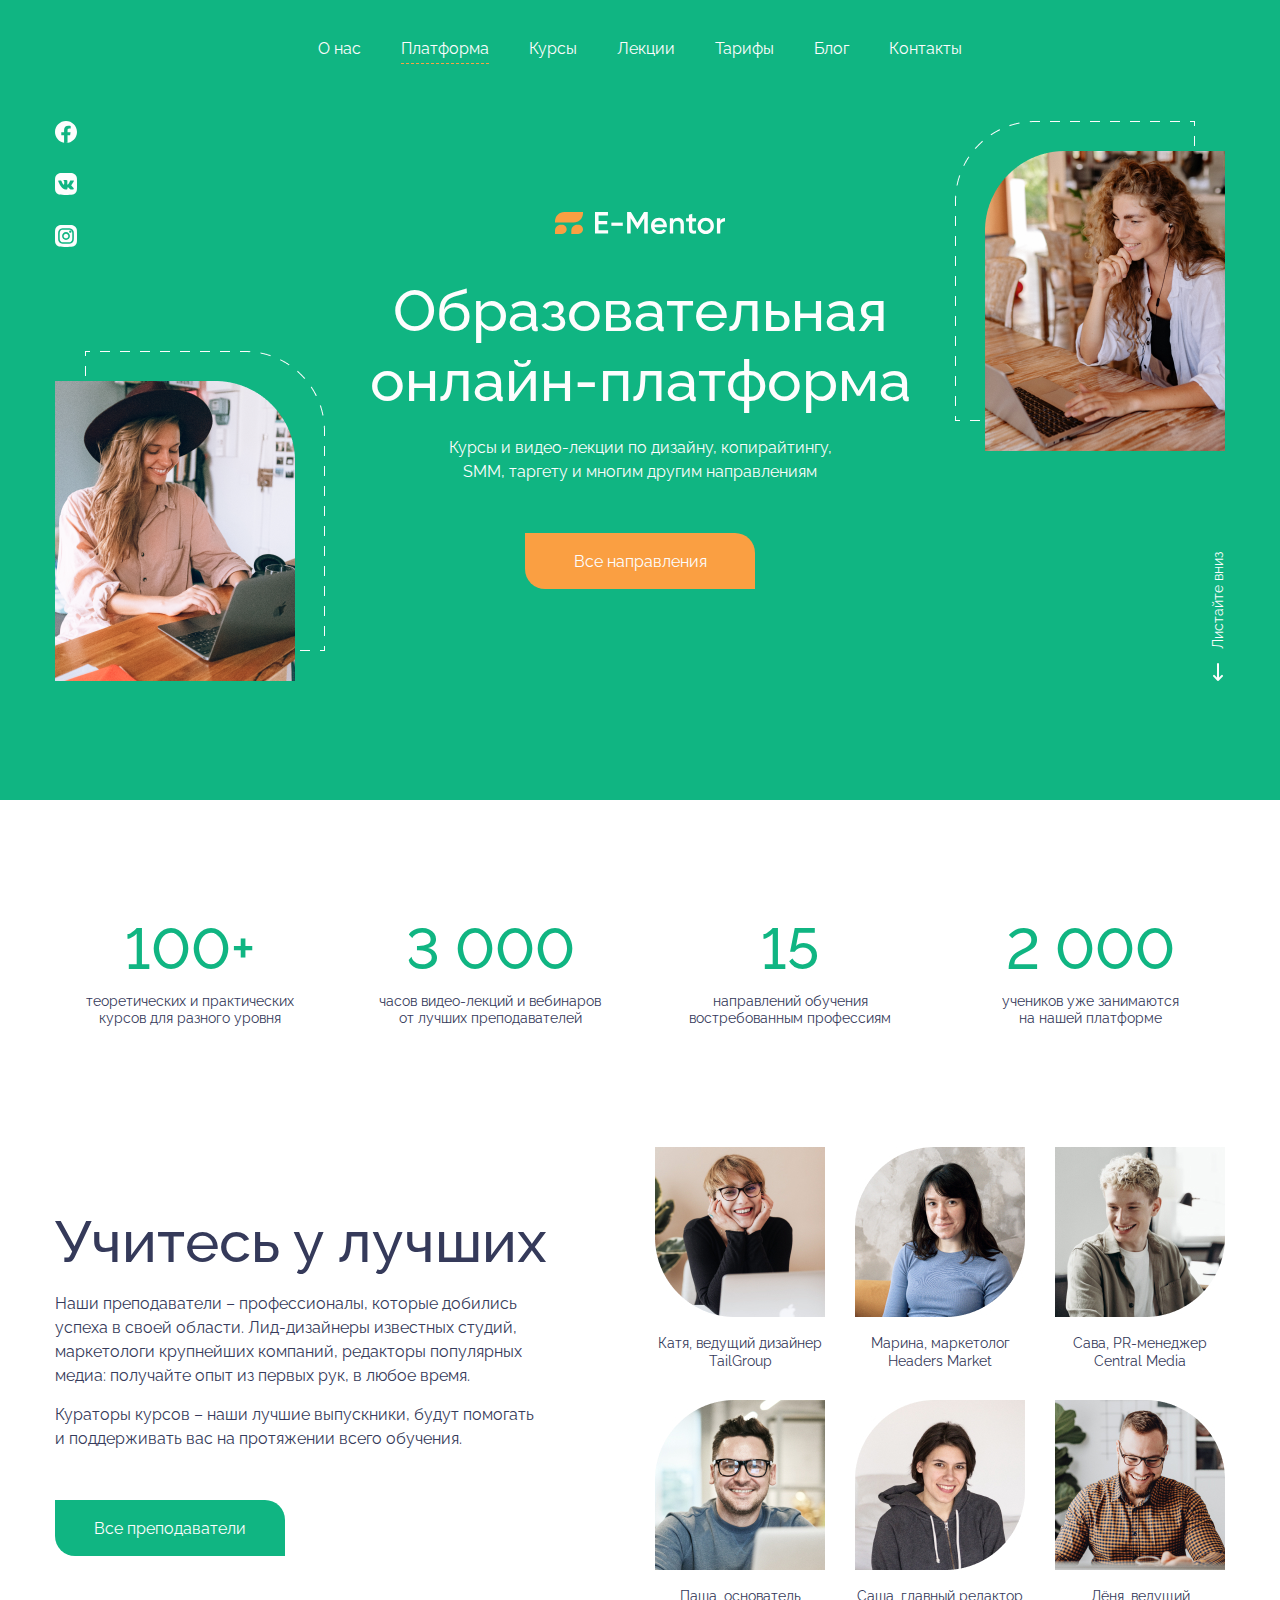
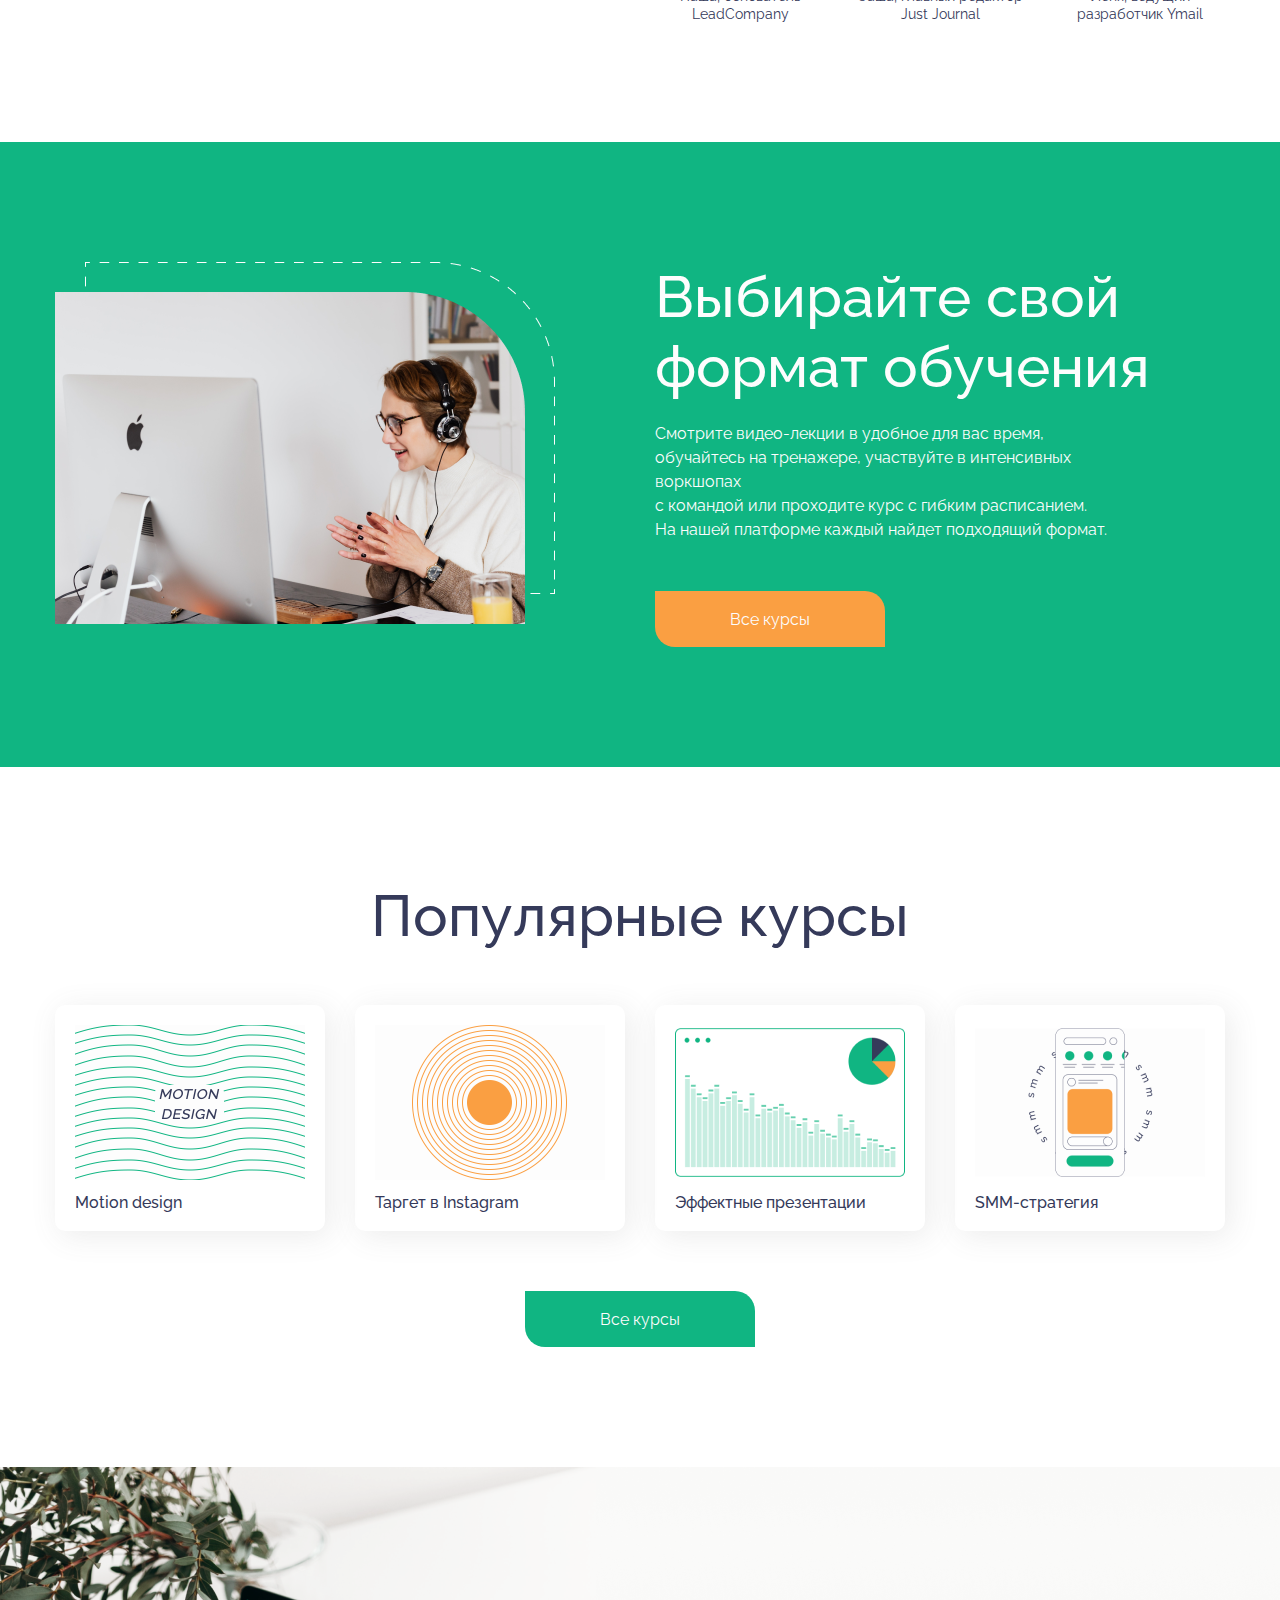
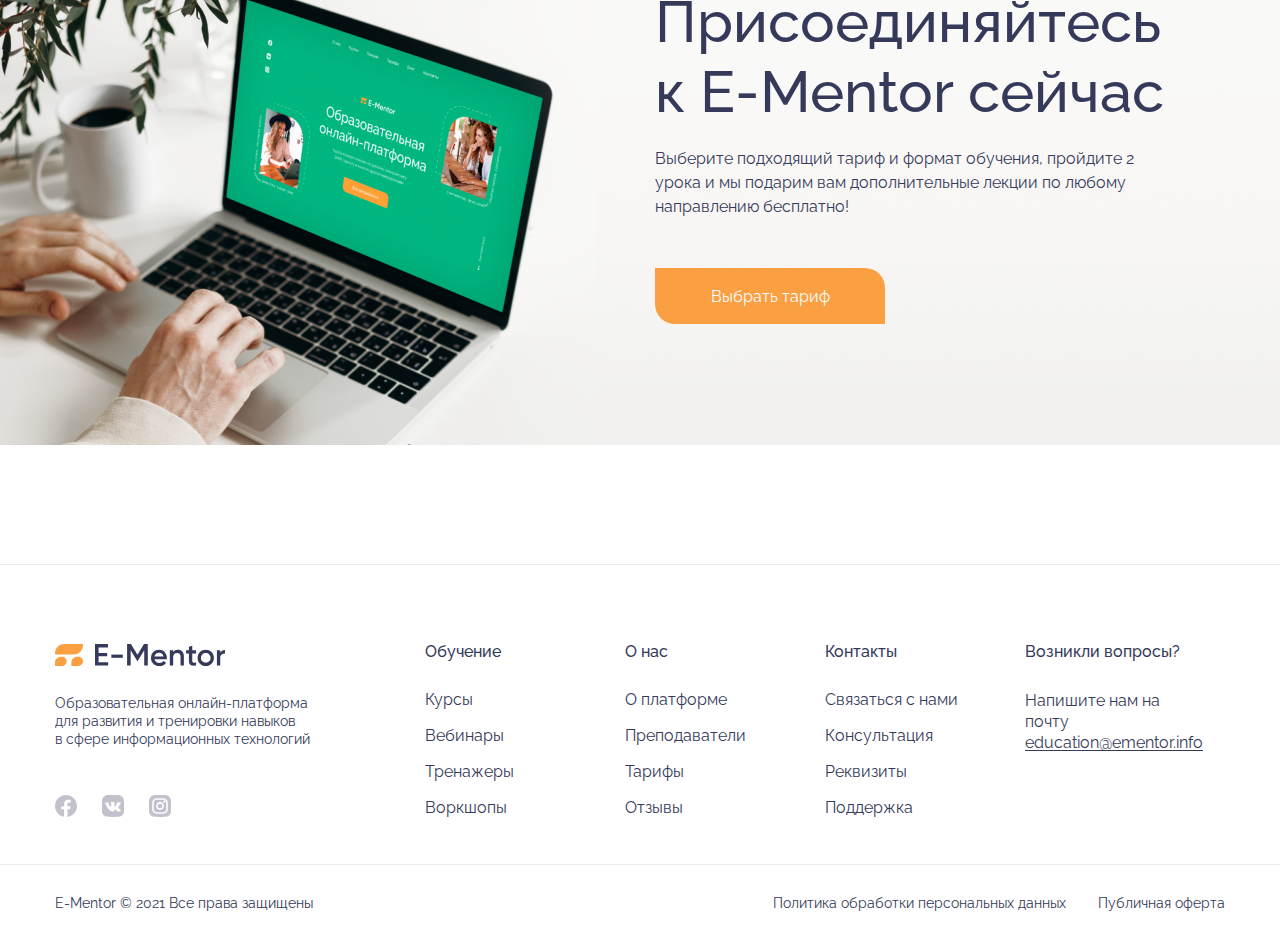
<file: index.html>
<!doctype html>
<html lang="ru">
  <head>
	<meta charset="UTF-8">
	<meta name="viewport"
		  content="width=device-width, user-scalable=no, initial-scale=1.0, maximum-scale=1.0, minimum-scale=1.0">
	<meta http-equiv="X-UA-Compatible" content="ie=edge">
	<link href="styles.css" rel="stylesheet">
	<title>E-Mentor. Образовательная онлайн-платформа. Главная страница</title>
  </head>
  <body class="page">
	<header class="header">
	  <nav class="main-navigation main-navigation--vertical container">
		<a class="main-navigation__logo logo logo--theme-light" href="#">
		  <svg class="logo__img" width="170" height="22" viewBox="0 0 170 22" fill="none" xmlns="http://www.w3.org/2000/svg">
			<path d="M43.5494 12.3731V18.2048H53.1172V21.5989H40V0H52.9629V3.39411H43.5494V9.00982H52.1913V12.3731H43.5494Z" fill="#FDFDFD"/>
			<path d="M67.786 13.8233H56.3663V10.6143H67.786V13.8233Z" fill="#FDFDFD"/>
			<path d="M88.9823 0H92.7786V21.5989H89.2292V6.20196L82.6552 17.0631H82.2231L75.6491 6.17111V21.5989H72.0997V0H75.9269L82.4392 10.7994L88.9823 0Z" fill="#FDFDFD"/>
			<path d="M111.778 15.3043H99.4937C99.7406 16.4563 100.296 17.3511 101.16 17.9888C102.045 18.6265 103.136 18.9453 104.432 18.9453C106.181 18.9453 107.508 18.3076 108.413 17.0323L111.16 18.6367C109.658 20.8789 107.405 22 104.401 22C101.911 22 99.8846 21.2389 98.3208 19.7167C96.7776 18.1739 96.006 16.23 96.006 13.885C96.006 11.6017 96.7674 9.67835 98.29 8.11501C99.792 6.55166 101.747 5.76999 104.154 5.76999C106.397 5.76999 108.249 6.56194 109.71 8.14586C111.171 9.72978 111.901 11.6531 111.901 13.9158C111.901 14.3273 111.86 14.7901 111.778 15.3043ZM99.4628 12.5891H108.537C108.31 11.3754 107.796 10.4395 106.994 9.78121C106.212 9.12295 105.255 8.79383 104.123 8.79383C102.889 8.79383 101.86 9.13324 101.037 9.81206C100.214 10.4909 99.6891 11.4165 99.4628 12.5891Z" fill="#FDFDFD"/>
			<path d="M122.951 5.76999C124.741 5.76999 126.171 6.34596 127.241 7.4979C128.332 8.62927 128.877 10.172 128.877 12.1262V21.5989H125.544V12.4656C125.544 11.3137 125.235 10.4292 124.618 9.81206C124.001 9.19495 123.157 8.88639 122.087 8.88639C120.873 8.88639 119.916 9.26695 119.217 10.028C118.517 10.7686 118.167 11.8691 118.167 13.3296V21.5989H114.834V6.17111H118.167V8.14586C119.196 6.56194 120.791 5.76999 122.951 5.76999Z" fill="#FDFDFD"/>
			<path d="M141.077 6.17111V9.38008H137.25V16.7854C137.25 17.4231 137.394 17.8859 137.682 18.1739C137.97 18.4413 138.392 18.5956 138.948 18.6367C139.524 18.6573 140.234 18.647 141.077 18.6059V21.5989C138.526 21.9074 136.695 21.6914 135.584 20.9509C134.472 20.1898 133.917 18.8013 133.917 16.7854V9.38008H131.077V6.17111H133.917V2.83871L137.25 1.85133V6.17111H141.077Z" fill="#FDFDFD"/>
			<path d="M156.523 19.655C154.959 21.2183 153.035 22 150.751 22C148.468 22 146.544 21.2183 144.98 19.655C143.396 18.0711 142.603 16.1477 142.603 13.885C142.603 11.6223 143.396 9.69893 144.98 8.11501C146.544 6.55166 148.468 5.76999 150.751 5.76999C153.035 5.76999 154.959 6.55166 156.523 8.11501C158.107 9.69893 158.9 11.6223 158.9 13.885C158.9 16.1477 158.107 18.0711 156.523 19.655ZM145.937 13.885C145.937 15.2838 146.4 16.446 147.326 17.3717C148.252 18.2973 149.393 18.7602 150.751 18.7602C152.11 18.7602 153.251 18.2973 154.177 17.3717C155.103 16.446 155.566 15.2838 155.566 13.885C155.566 12.4862 155.103 11.324 154.177 10.3983C153.251 9.47265 152.11 9.00982 150.751 9.00982C149.393 9.00982 148.252 9.47265 147.326 10.3983C146.4 11.324 145.937 12.4862 145.937 13.885Z" fill="#FDFDFD"/>
			<path d="M165.247 6.17111V8.76297C166.091 6.84993 167.675 5.89341 170 5.89341V9.50351C168.745 9.42122 167.634 9.72978 166.667 10.4292C165.72 11.108 165.247 12.2394 165.247 13.8233V21.5989H161.914V6.17111H165.247Z" fill="#FDFDFD"/>
			<path d="M0 9.26316C0 4.14726 4.17868 0 9.33333 0H28V1.15789C28 6.2738 23.8213 10.4211 18.6667 10.4211H0V9.26316Z" fill="#FA9F42"/>
			<path d="M0 18.5263C0 15.3289 2.61167 12.7368 5.83333 12.7368H7C9.57733 12.7368 11.6667 14.8105 11.6667 17.3684C11.6667 19.9264 9.57733 22 7 22H0V18.5263Z" fill="#FA9F42"/>
			<path d="M16.3333 18.5263C16.3333 15.3289 18.945 12.7368 22.1667 12.7368H23.3333C25.9107 12.7368 28 14.8105 28 17.3684C28 19.9264 25.9107 22 23.3333 22H16.3333V18.5263Z" fill="#FA9F42"/>
		  </svg>
		</a>
		<ul class="site-navigation">
		  <li class="site-navigation__item">
			<a class="site-navigation__link" href="#">О нас</a>
		  </li>
		  <li class="site-navigation__item">
			<a class="site-navigation__link site-navigation__link--active" href="#">Платформа</a>
		  </li>
		  <li class="site-navigation__item">
			<a class="site-navigation__link" href="#">Курсы</a>
		  </li>
		  <li class="site-navigation__item">
			<a class="site-navigation__link" href="#" >Лекции</a>
		  </li>
		  <li class="site-navigation__item">
			<a class="site-navigation__link" href="#" >Тарифы</a>
		  </li>
		  <li class="site-navigation__item">
			<a class="site-navigation__link" href="#">Блог</a>
		  </li>
		  <li class="site-navigation__item">
			<a class="site-navigation__link" href="#">Контакты</a>
		  </li>
		</ul>
	  </nav>
	</header>

	<main>
	  <h1 class="visually-hidden">Главная страница сайта образовательной онлайн-платформы E-Mentor</h1>
	  <section class="promo">
		<div class="promo__content promo__background container">
		  <div class="promo__offer offer offer--align-center">
			<h2 class="offer__title">Образовательная онлайн-платформа</h2>
			<p class="offer__description">
			  Курсы и видео-лекции по дизайну, копирайтингу,<br>
			  SMM, таргету и многим другим направлениям
			</p>
			<a class="offer__button button button--accent" href="#">Все направления</a>
		  </div>
		  <ul class="promo__social social social--vertical">
			<li class="social__item">
			  <a class="social__link" href="#">
				<svg class="social__img social__img--theme-light" width="22" height="22" viewBox="0 0 22 22" fill="none" xmlns="http://www.w3.org/2000/svg">
				  <path fill-rule="evenodd" clip-rule="evenodd" d="M11 22C17.0751 22 22 17.0751 22 11C22 4.92487 17.0751 0 11 0C4.92487 0 0 4.92487 0 11C0 16.4216 3.92234 20.9272 9.08416 21.8337V21.8699C9.64599 21.956 10.2208 22 10.8063 22C10.8389 22 10.8715 21.9999 10.904 21.9996C10.936 21.9999 10.968 22 11 22ZM10.904 21.9996C11.4558 21.995 11.9979 21.9512 12.5284 21.8699V14.3641H15.0965L15.5851 11.2594H12.5284V9.24549C12.5284 8.39591 12.9546 7.56727 14.3237 7.56727H15.7143V4.92406C15.7143 4.92406 14.4528 4.71429 13.2474 4.71429C10.7288 4.71429 9.08416 6.2016 9.08416 8.89306V11.2594H6.28571V14.3641H9.08416V21.8337C9.67585 21.9377 10.2838 21.9943 10.904 21.9996Z" />
				</svg>
			  </a>
			</li>
			<li class="social__item">
			  <a class="social__link" href="#">
				<svg class="social__img social__img--theme-light" width="22" height="22" viewBox="0 0 22 22" fill="none" xmlns="http://www.w3.org/2000/svg">
				  <path fill-rule="evenodd" clip-rule="evenodd" d="M9.28352 0H12.7165C15.966 0 17.5908 0 18.8319 0.632402C19.9237 1.18868 20.8113 2.0763 21.3676 3.16806C22 4.40921 22 6.03398 22 9.28352V12.7165C22 15.966 22 17.5908 21.3676 18.8319C20.8113 19.9237 19.9237 20.8113 18.8319 21.3676C17.5908 22 15.966 22 12.7165 22H9.28352C6.03398 22 4.40921 22 3.16806 21.3676C2.0763 20.8113 1.18868 19.9237 0.632402 18.8319C0 17.5908 0 15.966 0 12.7165V9.28352C0 6.03398 0 4.40921 0.632402 3.16806C1.18868 2.0763 2.0763 1.18868 3.16806 0.632402C4.40921 0 6.03398 0 9.28352 0ZM16.3251 12.1362C16.2326 12.3718 16.2705 12.6043 16.4398 12.8339C16.6556 13.0762 16.8944 13.3226 17.1359 13.5717C17.8503 14.3088 18.5873 15.069 18.8154 15.8138C18.8958 16.2784 18.513 16.4513 18.1244 16.4513L16.0311 16.4857C15.9001 16.5143 15.7475 16.5 15.5733 16.4426C14.97 16.2441 14.5759 15.7682 14.1785 15.2883C13.9235 14.9804 13.6671 14.6707 13.3531 14.4317C13.1967 14.3125 13.0079 14.2313 12.8258 14.3282C12.4145 14.5443 12.4041 14.9601 12.3935 15.3812C12.3855 15.6995 12.3774 16.0209 12.1962 16.2614C11.9568 16.527 11.4927 16.4933 11.114 16.4658C11.0078 16.4581 10.9083 16.4509 10.8224 16.4509C6.90562 16.5914 4.35192 10.9767 3.18496 8.07995C3.04537 7.68855 3.26547 7.49428 3.6593 7.49428L5.89983 7.47715C6.1393 7.51896 6.36658 7.66062 6.45585 7.90771C6.79134 8.72834 8.01256 11.6886 8.76989 11.6886C9.52723 11.6886 9.33773 8.67222 9.08059 8.10595C8.94429 7.91076 8.7127 7.7873 8.38557 7.73568C8.31471 7.72434 8.3284 7.65539 8.42655 7.52903C8.7699 7.08702 10.8742 6.95632 11.7956 7.1759C11.9777 7.22405 12.1558 7.30957 12.2371 7.4989C12.4214 7.93084 12.3791 8.65808 12.3363 9.39434C12.2832 10.3068 12.2293 11.2331 12.6048 11.6285C12.7498 11.6664 12.8292 11.6708 12.9565 11.5682C13.924 10.5926 14.5841 9.07458 15.1236 7.83067C15.1929 7.64781 15.3037 7.55793 15.475 7.51624C15.773 7.51624 16.0954 7.51757 16.4279 7.51895C17.1247 7.52183 17.8656 7.5249 18.517 7.51624C19.5248 7.51624 18.0665 9.58333 17.0835 10.9766C16.7006 11.5195 16.3898 11.96 16.3251 12.1362Z"/>
				</svg>
			  </a>
			</li>
			<li class="social__item">
			  <a class="social__link" href="#">
				<svg class="social__img social__img--theme-light" width="22" height="22" viewBox="0 0 22 22" fill="none" xmlns="http://www.w3.org/2000/svg">
				  <path fill-rule="evenodd" clip-rule="evenodd" d="M0.632402 3.16805C0 4.40921 0 6.03398 0 9.28352V12.7165C0 15.966 0 17.5908 0.632402 18.8319C1.18868 19.9237 2.0763 20.8113 3.16805 21.3676C4.40921 22 6.03398 22 9.28352 22H12.7165C15.966 22 17.5908 22 18.8319 21.3676C19.9237 20.8113 20.8113 19.9237 21.3676 18.8319C22 17.5908 22 15.966 22 12.7165V9.28352C22 6.03398 22 4.40921 21.3676 3.16805C20.8113 2.0763 19.9237 1.18868 18.8319 0.632402C17.5908 0 15.966 0 12.7165 0H9.28352C6.03398 0 4.40921 0 3.16805 0.632402C2.0763 1.18868 1.18868 2.0763 0.632402 3.16805ZM11 14.9286C13.1697 14.9286 14.9286 13.1697 14.9286 11C14.9286 8.83031 13.1697 7.07143 11 7.07143C8.83031 7.07143 7.07143 8.83031 7.07143 11C7.07143 13.1697 8.83031 14.9286 11 14.9286ZM13.3571 11C13.3571 12.3018 12.3018 13.3571 11 13.3571C9.69819 13.3571 8.64286 12.3018 8.64286 11C8.64286 9.69818 9.69819 8.64286 11 8.64286C12.3018 8.64286 13.3571 9.69818 13.3571 11ZM3.65668 5.7169C3.14286 6.72534 3.14286 8.04547 3.14286 10.6857V11.3143C3.14286 13.9545 3.14286 15.2747 3.65668 16.2831C4.10866 17.1701 4.82985 17.8913 5.7169 18.3433C6.72534 18.8571 8.04547 18.8571 10.6857 18.8571H11.3143C13.9545 18.8571 15.2747 18.8571 16.2831 18.3433C17.1701 17.8913 17.8913 17.1701 18.3433 16.2831C18.8571 15.2747 18.8571 13.9545 18.8571 11.3143V10.6857C18.8571 8.04547 18.8571 6.72534 18.3433 5.7169C17.8913 4.82985 17.1701 4.10866 16.2831 3.65668C15.2747 3.14286 13.9545 3.14286 11.3143 3.14286H10.6857C8.04547 3.14286 6.72534 3.14286 5.7169 3.65668C4.82985 4.10866 4.10866 4.82985 3.65668 5.7169ZM10.6857 4.71429H11.3143C12.6603 4.71429 13.5754 4.71551 14.2827 4.77329C14.9716 4.82958 15.3239 4.93161 15.5697 5.05684C16.1611 5.35815 16.6418 5.83895 16.9432 6.43032C17.0684 6.67609 17.1704 7.02841 17.2267 7.71734C17.2845 8.42463 17.2857 9.33966 17.2857 10.6857V11.3143C17.2857 12.6603 17.2845 13.5754 17.2267 14.2827C17.1704 14.9716 17.0684 15.3239 16.9432 15.5697C16.6418 16.1611 16.1611 16.6418 15.5697 16.9432C15.3239 17.0684 14.9716 17.1704 14.2827 17.2267C13.5754 17.2845 12.6603 17.2857 11.3143 17.2857H10.6857C9.33966 17.2857 8.42463 17.2845 7.71735 17.2267C7.02841 17.1704 6.67609 17.0684 6.43032 16.9432C5.83895 16.6418 5.35815 16.1611 5.05684 15.5697C4.93161 15.3239 4.82958 14.9716 4.77329 14.2827C4.71551 13.5754 4.71429 12.6603 4.71429 11.3143V10.6857C4.71429 9.33966 4.71551 8.42463 4.77329 7.71734C4.82958 7.02841 4.93161 6.67609 5.05684 6.43032C5.35815 5.83895 5.83895 5.35815 6.43032 5.05684C6.67609 4.93161 7.02841 4.82958 7.71735 4.77329C8.42463 4.71551 9.33966 4.71429 10.6857 4.71429ZM16.5 6.67857C16.5 7.32948 15.9723 7.85714 15.3214 7.85714C14.6705 7.85714 14.1429 7.32948 14.1429 6.67857C14.1429 6.02766 14.6705 5.5 15.3214 5.5C15.9723 5.5 16.5 6.02766 16.5 6.67857Z"/>
				</svg>
			  </a>
			</li>
		  </ul>
		  <a class="promo__link-down" href="#">
			Листайте вниз
			<svg class="promo__arrow-icon" width="10" height="18" viewBox="0 0 10 18" fill="none" xmlns="http://www.w3.org/2000/svg">
			  <path d="M5 17L1 12.871M5 17L9 12.871M5 17V1" stroke="#FDFDFD" stroke-width="2" stroke-linecap="round" stroke-linejoin="round"/>
			</svg>
		  </a>
		</div>
	  </section>
	  <section class="statistics container">
		<dl class="statistics__list">
		  <div class="statistics__item">
			<dt class="statistics__indicator">100+</dt>
			<dd class="statistics__description">теоретических и практических курсов для разного уровня</dd>
		  </div>
		  <div class="statistics__item">
			<dt class="statistics__indicator">3 000</dt>
			<dd class="statistics__description">часов видео-лекций и вебинаров от лучших преподавателей</dd>
		  </div>
		  <div class="statistics__item">
			<dt class="statistics__indicator">15</dt>
			<dd class="statistics__description">направлений обучения востребованным профессиям</dd>
		  </div>
		  <div class="statistics__item">
			<dt class="statistics__indicator">2 000</dt>
			<dd class="statistics__description">учеников уже занимаются <br> на нашей платформе</dd>
		  </div>
		</dl>
	  </section>
	  <section class="teachers container">
		<div class="teachers__description-column teachers__offer offer offer--dark-font-color">
		  <h2 class="offer__title">Учитесь у лучших</h2>
		  <p class="offer__description offer__description--margin-top">
			Наши преподаватели – профессионалы, которые добились успеха в своей области. Лид-дизайнеры известных студий, маркетологи крупнейших компаний, редакторы популярных медиа: получайте опыт из первых рук, в любое время.
		  </p>
		  <p class="offer__description offer__description--margin-top">
			Кураторы курсов – наши лучшие выпускники, будут помогать и поддерживать вас на протяжении всего  обучения.
		  </p>
		  <a class="offer__button button" href="#">Все преподаватели</a>
		</div>
		<div class="teachers__img-column">
		  <figure class="teachers__card">
			<img class="teachers__img" src="img/teacher-1.jpg" width="170" height="170" alt="">
			<figcaption class="teachers__caption">Катя, ведущий дизайнер TailGroup</figcaption>
		  </figure>
		  <figure class="teachers__card">
			<img class="teachers__img" src="img/teacher-2.jpg" width="170" height="170" alt="">
			<figcaption class="teachers__caption">Марина, маркетолог Headers Market</figcaption>
		  </figure>
		  <figure class="teachers__card">
			<img class="teachers__img" src="img/teacher-3.jpg" width="170" height="170" alt="">
			<figcaption class="teachers__caption">Сава, PR-менеджер Central Media</figcaption>
		  </figure>
		  <figure class="teachers__card">
			<img class="teachers__img" src="img/teacher-4.jpg" width="170" height="170" alt="">
			<figcaption class="teachers__caption">Паша, основатель LeadCompany</figcaption>
		  </figure>
		  <figure class="teachers__card">
			<img class="teachers__img" src="img/teacher-5.jpg" width="170" height="170" alt="">
			<figcaption class="teachers__caption">Саша, главный редактор Just Journal</figcaption>
		  </figure>
		  <figure class="teachers__card">
			<img class="teachers__img" src="img/teacher-6.jpg" width="170" height="170" alt="">
			<figcaption class="teachers__caption">Лёня, ведущий разработчик Ymail</figcaption>
		  </figure>
		</div>
	  </section>
	  <section class="education-format">
		<div class="education-format__content container">
		  <div class="education-format__offer offer">
			<h2 class="offer__title">Выбирайте свой формат обучения</h2>
			<p class="offer__description">
			  Смотрите видео-лекции в удобное для вас время, обучайтесь на тренажере, участвуйте в интенсивных воркшопах<br>
			  с командой или проходите курс с гибким расписанием.<br>
			  На нашей платформе каждый найдет подходящий формат.
			</p>
			<a class="offer__button button button--accent" href="#">Все курсы</a>
		  </div>
		</div>
	  </section>
	  <section class="courses container">
		<h2 class="courses__title">Популярные курсы</h2>
		<ul class="courses__list">
		  <li class="courses__item">
			<img class="courses__img" src="img/courses-1.png" width="230" height="155" alt="">
			<a class="courses__link" href="#">Motion design</a>
		  </li>
		  <li class="courses__item">
			<img class="courses__img" src="img/courses-2.png" width="230" height="155" alt="">
			<a class="courses__link" href="#">Таргет в Instagram</a>
		  </li>
		  <li class="courses__item">
			<img class="courses__img" src="img/courses-3.png"  width="230" height="155" alt="">
			<a class="courses__link" href="#">Эффектные презентации</a>
		  </li>
		  <li class="courses__item">
			<img class="courses__img" src="img/courses-4.png" width="230" height="155" alt="" >
			<a class="courses__link" href="#">SMM-стратегия</a>
		  </li>
		</ul>
		<a class="courses__button offer__button button" href="#">Все курсы</a>
	  </section>
	  <aside>
		<div class="banner">
		  <div class="banner__content container">
			<div class="banner__offer offer offer--dark-font-color">
			  <h2 class="offer__title">Присоединяйтесь к E-Mentor сейчас</h2>
			  <p class="offer__description">
				Выберите подходящий тариф и формат обучения, пройдите 2 урока
				и мы подарим вам дополнительные лекции по любому направлению бесплатно!
			  </p>
			  <a class="offer__button button button--accent" href="#">Выбрать тариф</a>
			</div>
		  </div>
		</div>
	  </aside>
	</main>
	<footer class="page__footer footer">
		<div class="footer__top footer__divider">
		  <div class="footer__row container">
			<div>
			  <a class="logo" href="#">
				<svg class="logo__img" width="170" height="22" viewBox="0 0 170 22" fill="none" xmlns="http://www.w3.org/2000/svg">
				  <path d="M43.5494 12.3731V18.2048H53.1172V21.5989H40V0H52.9629V3.39411H43.5494V9.00982H52.1913V12.3731H43.5494Z" fill="#353A5A"/>
				  <path d="M67.786 13.8233H56.3663V10.6143H67.786V13.8233Z" fill="#353A5A"/>
				  <path d="M88.9823 0H92.7786V21.5989H89.2292V6.20196L82.6552 17.0631H82.2231L75.6491 6.17111V21.5989H72.0997V0H75.9269L82.4392 10.7994L88.9823 0Z" fill="#353A5A"/>
				  <path d="M111.778 15.3043H99.4937C99.7406 16.4563 100.296 17.3511 101.16 17.9888C102.045 18.6265 103.136 18.9453 104.432 18.9453C106.181 18.9453 107.508 18.3076 108.413 17.0323L111.16 18.6367C109.658 20.8789 107.405 22 104.401 22C101.911 22 99.8846 21.2389 98.3208 19.7167C96.7776 18.1739 96.006 16.23 96.006 13.885C96.006 11.6017 96.7674 9.67835 98.29 8.11501C99.792 6.55166 101.747 5.76999 104.154 5.76999C106.397 5.76999 108.249 6.56194 109.71 8.14586C111.171 9.72978 111.901 11.6531 111.901 13.9158C111.901 14.3273 111.86 14.7901 111.778 15.3043ZM99.4628 12.5891H108.537C108.31 11.3754 107.796 10.4395 106.994 9.78121C106.212 9.12295 105.255 8.79383 104.123 8.79383C102.889 8.79383 101.86 9.13324 101.037 9.81206C100.214 10.4909 99.6891 11.4165 99.4628 12.5891Z" fill="#353A5A"/>
				  <path d="M122.951 5.76999C124.741 5.76999 126.171 6.34596 127.241 7.4979C128.332 8.62927 128.877 10.172 128.877 12.1262V21.5989H125.544V12.4656C125.544 11.3137 125.235 10.4292 124.618 9.81206C124.001 9.19495 123.157 8.88639 122.087 8.88639C120.873 8.88639 119.916 9.26695 119.217 10.028C118.517 10.7686 118.167 11.8691 118.167 13.3296V21.5989H114.834V6.17111H118.167V8.14586C119.196 6.56194 120.791 5.76999 122.951 5.76999Z" fill="#353A5A"/>
				  <path d="M141.077 6.17111V9.38008H137.25V16.7854C137.25 17.4231 137.394 17.8859 137.682 18.1739C137.97 18.4413 138.392 18.5956 138.948 18.6367C139.524 18.6573 140.234 18.647 141.077 18.6059V21.5989C138.526 21.9074 136.695 21.6914 135.584 20.9509C134.472 20.1898 133.917 18.8013 133.917 16.7854V9.38008H131.077V6.17111H133.917V2.83871L137.25 1.85133V6.17111H141.077Z" fill="#353A5A"/>
				  <path d="M156.523 19.655C154.959 21.2183 153.035 22 150.751 22C148.468 22 146.544 21.2183 144.98 19.655C143.396 18.0711 142.603 16.1477 142.603 13.885C142.603 11.6223 143.396 9.69893 144.98 8.11501C146.544 6.55166 148.468 5.76999 150.751 5.76999C153.035 5.76999 154.959 6.55166 156.523 8.11501C158.107 9.69893 158.9 11.6223 158.9 13.885C158.9 16.1477 158.107 18.0711 156.523 19.655ZM145.937 13.885C145.937 15.2838 146.4 16.446 147.326 17.3717C148.252 18.2973 149.393 18.7602 150.751 18.7602C152.11 18.7602 153.251 18.2973 154.177 17.3717C155.103 16.446 155.566 15.2838 155.566 13.885C155.566 12.4862 155.103 11.324 154.177 10.3983C153.251 9.47265 152.11 9.00982 150.751 9.00982C149.393 9.00982 148.252 9.47265 147.326 10.3983C146.4 11.324 145.937 12.4862 145.937 13.885Z" fill="#353A5A"/>
				  <path d="M165.247 6.17111V8.76297C166.091 6.84993 167.675 5.89341 170 5.89341V9.50351C168.745 9.42122 167.634 9.72978 166.667 10.4292C165.72 11.108 165.247 12.2394 165.247 13.8233V21.5989H161.914V6.17111H165.247Z" fill="#353A5A"/>
				  <path d="M0 9.26316C0 4.14726 4.17868 0 9.33333 0H28V1.15789C28 6.2738 23.8213 10.4211 18.6667 10.4211H0V9.26316Z" fill="#FA9F42"/>
				  <path d="M0 18.5263C0 15.3289 2.61167 12.7368 5.83333 12.7368H7C9.57733 12.7368 11.6667 14.8105 11.6667 17.3684C11.6667 19.9264 9.57733 22 7 22H0V18.5263Z" fill="#FA9F42"/>
				  <path d="M16.3333 18.5263C16.3333 15.3289 18.945 12.7368 22.1667 12.7368H23.3333C25.9107 12.7368 28 14.8105 28 17.3684C28 19.9264 25.9107 22 23.3333 22H16.3333V18.5263Z" fill="#FA9F42"/>
				</svg>
			  </a>
			  <div class="footer__description">
				Образовательная онлайн-платформа для развития и тренировки навыков<br>
				в сфере информационных технологий
			  </div>
			  <ul class="footer__social social">
				<li class="social__item">
				  <a class="social__link" href="#">
					<svg class="social__img" width="22" height="22" viewBox="0 0 22 22" fill="none" xmlns="http://www.w3.org/2000/svg">
					  <path fill-rule="evenodd" clip-rule="evenodd" d="M11 22C17.0751 22 22 17.0751 22 11C22 4.92487 17.0751 0 11 0C4.92487 0 0 4.92487 0 11C0 16.4216 3.92234 20.9272 9.08416 21.8337V21.8699C9.64599 21.956 10.2208 22 10.8063 22C10.8389 22 10.8715 21.9999 10.904 21.9996C10.936 21.9999 10.968 22 11 22ZM10.904 21.9996C11.4558 21.995 11.9979 21.9512 12.5284 21.8699V14.3641H15.0965L15.5851 11.2594H12.5284V9.24549C12.5284 8.39591 12.9546 7.56727 14.3237 7.56727H15.7143V4.92406C15.7143 4.92406 14.4528 4.71429 13.2474 4.71429C10.7288 4.71429 9.08416 6.2016 9.08416 8.89306V11.2594H6.28571V14.3641H9.08416V21.8337C9.67585 21.9377 10.2838 21.9943 10.904 21.9996Z" />
					</svg>
				  </a>
				</li>
				<li class="social__item">
				  <a class="social__link" href="#">
					<svg class="social__img" width="22" height="22" viewBox="0 0 22 22" fill="none" xmlns="http://www.w3.org/2000/svg">
					  <path fill-rule="evenodd" clip-rule="evenodd" d="M9.28352 0H12.7165C15.966 0 17.5908 0 18.8319 0.632402C19.9237 1.18868 20.8113 2.0763 21.3676 3.16806C22 4.40921 22 6.03398 22 9.28352V12.7165C22 15.966 22 17.5908 21.3676 18.8319C20.8113 19.9237 19.9237 20.8113 18.8319 21.3676C17.5908 22 15.966 22 12.7165 22H9.28352C6.03398 22 4.40921 22 3.16806 21.3676C2.0763 20.8113 1.18868 19.9237 0.632402 18.8319C0 17.5908 0 15.966 0 12.7165V9.28352C0 6.03398 0 4.40921 0.632402 3.16806C1.18868 2.0763 2.0763 1.18868 3.16806 0.632402C4.40921 0 6.03398 0 9.28352 0ZM16.3251 12.1362C16.2326 12.3718 16.2705 12.6043 16.4398 12.8339C16.6556 13.0762 16.8944 13.3226 17.1359 13.5717C17.8503 14.3088 18.5873 15.069 18.8154 15.8138C18.8958 16.2784 18.513 16.4513 18.1244 16.4513L16.0311 16.4857C15.9001 16.5143 15.7475 16.5 15.5733 16.4426C14.97 16.2441 14.5759 15.7682 14.1785 15.2883C13.9235 14.9804 13.6671 14.6707 13.3531 14.4317C13.1967 14.3125 13.0079 14.2313 12.8258 14.3282C12.4145 14.5443 12.4041 14.9601 12.3935 15.3812C12.3855 15.6995 12.3774 16.0209 12.1962 16.2614C11.9568 16.527 11.4927 16.4933 11.114 16.4658C11.0078 16.4581 10.9083 16.4509 10.8224 16.4509C6.90562 16.5914 4.35192 10.9767 3.18496 8.07995C3.04537 7.68855 3.26547 7.49428 3.6593 7.49428L5.89983 7.47715C6.1393 7.51896 6.36658 7.66062 6.45585 7.90771C6.79134 8.72834 8.01256 11.6886 8.76989 11.6886C9.52723 11.6886 9.33773 8.67222 9.08059 8.10595C8.94429 7.91076 8.7127 7.7873 8.38557 7.73568C8.31471 7.72434 8.3284 7.65539 8.42655 7.52903C8.7699 7.08702 10.8742 6.95632 11.7956 7.1759C11.9777 7.22405 12.1558 7.30957 12.2371 7.4989C12.4214 7.93084 12.3791 8.65808 12.3363 9.39434C12.2832 10.3068 12.2293 11.2331 12.6048 11.6285C12.7498 11.6664 12.8292 11.6708 12.9565 11.5682C13.924 10.5926 14.5841 9.07458 15.1236 7.83067C15.1929 7.64781 15.3037 7.55793 15.475 7.51624C15.773 7.51624 16.0954 7.51757 16.4279 7.51895C17.1247 7.52183 17.8656 7.5249 18.517 7.51624C19.5248 7.51624 18.0665 9.58333 17.0835 10.9766C16.7006 11.5195 16.3898 11.96 16.3251 12.1362Z" />
					</svg>
				  </a>
				</li>
				<li class="social__item">
				  <a class="social__link" href="#">
					<svg class="social__img" width="22" height="22" viewBox="0 0 22 22" fill="none" xmlns="http://www.w3.org/2000/svg">
					  <path fill-rule="evenodd" clip-rule="evenodd" d="M0.632402 3.16805C0 4.40921 0 6.03398 0 9.28352V12.7165C0 15.966 0 17.5908 0.632402 18.8319C1.18868 19.9237 2.0763 20.8113 3.16805 21.3676C4.40921 22 6.03398 22 9.28352 22H12.7165C15.966 22 17.5908 22 18.8319 21.3676C19.9237 20.8113 20.8113 19.9237 21.3676 18.8319C22 17.5908 22 15.966 22 12.7165V9.28352C22 6.03398 22 4.40921 21.3676 3.16805C20.8113 2.0763 19.9237 1.18868 18.8319 0.632402C17.5908 0 15.966 0 12.7165 0H9.28352C6.03398 0 4.40921 0 3.16805 0.632402C2.0763 1.18868 1.18868 2.0763 0.632402 3.16805ZM11 14.9286C13.1697 14.9286 14.9286 13.1697 14.9286 11C14.9286 8.83031 13.1697 7.07143 11 7.07143C8.83031 7.07143 7.07143 8.83031 7.07143 11C7.07143 13.1697 8.83031 14.9286 11 14.9286ZM13.3571 11C13.3571 12.3018 12.3018 13.3571 11 13.3571C9.69819 13.3571 8.64286 12.3018 8.64286 11C8.64286 9.69818 9.69819 8.64286 11 8.64286C12.3018 8.64286 13.3571 9.69818 13.3571 11ZM3.65668 5.7169C3.14286 6.72534 3.14286 8.04547 3.14286 10.6857V11.3143C3.14286 13.9545 3.14286 15.2747 3.65668 16.2831C4.10866 17.1701 4.82985 17.8913 5.7169 18.3433C6.72534 18.8571 8.04547 18.8571 10.6857 18.8571H11.3143C13.9545 18.8571 15.2747 18.8571 16.2831 18.3433C17.1701 17.8913 17.8913 17.1701 18.3433 16.2831C18.8571 15.2747 18.8571 13.9545 18.8571 11.3143V10.6857C18.8571 8.04547 18.8571 6.72534 18.3433 5.7169C17.8913 4.82985 17.1701 4.10866 16.2831 3.65668C15.2747 3.14286 13.9545 3.14286 11.3143 3.14286H10.6857C8.04547 3.14286 6.72534 3.14286 5.7169 3.65668C4.82985 4.10866 4.10866 4.82985 3.65668 5.7169ZM10.6857 4.71429H11.3143C12.6603 4.71429 13.5754 4.71551 14.2827 4.77329C14.9716 4.82958 15.3239 4.93161 15.5697 5.05684C16.1611 5.35815 16.6418 5.83895 16.9432 6.43032C17.0684 6.67609 17.1704 7.02841 17.2267 7.71734C17.2845 8.42463 17.2857 9.33966 17.2857 10.6857V11.3143C17.2857 12.6603 17.2845 13.5754 17.2267 14.2827C17.1704 14.9716 17.0684 15.3239 16.9432 15.5697C16.6418 16.1611 16.1611 16.6418 15.5697 16.9432C15.3239 17.0684 14.9716 17.1704 14.2827 17.2267C13.5754 17.2845 12.6603 17.2857 11.3143 17.2857H10.6857C9.33966 17.2857 8.42463 17.2845 7.71735 17.2267C7.02841 17.1704 6.67609 17.0684 6.43032 16.9432C5.83895 16.6418 5.35815 16.1611 5.05684 15.5697C4.93161 15.3239 4.82958 14.9716 4.77329 14.2827C4.71551 13.5754 4.71429 12.6603 4.71429 11.3143V10.6857C4.71429 9.33966 4.71551 8.42463 4.77329 7.71734C4.82958 7.02841 4.93161 6.67609 5.05684 6.43032C5.35815 5.83895 5.83895 5.35815 6.43032 5.05684C6.67609 4.93161 7.02841 4.82958 7.71735 4.77329C8.42463 4.71551 9.33966 4.71429 10.6857 4.71429ZM16.5 6.67857C16.5 7.32948 15.9723 7.85714 15.3214 7.85714C14.6705 7.85714 14.1429 7.32948 14.1429 6.67857C14.1429 6.02766 14.6705 5.5 15.3214 5.5C15.9723 5.5 16.5 6.02766 16.5 6.67857Z" />
					</svg>
				  </a>
				</li>
			  </ul>
			</div>
			<div>
			  <div class="service-navigation">
				<div class="service-navigation__column">
				  <p class="service-navigation__category">Обучение</p>
				  <ul class="service-navigation__list">
					<li class="service-navigation__item">
					  <a class="service-navigation__link" href="#">Курсы</a>
					</li>
					<li class="service-navigation__item">
					  <a class="service-navigation__link" href="#">Вебинары</a>
					</li>
					<li class="service-navigation__item">
					  <a class="service-navigation__link" href="#">Тренажеры</a>
					</li>
					<li class="service-navigation__item">
					  <a class="service-navigation__link" href="#">Воркшопы</a>
					</li>
				  </ul>
				</div>
				<div class="service-navigation__column">
				  <p class="service-navigation__category">О нас</p>
				  <ul  class="service-navigation__list">
					<li class="service-navigation__item">
					  <a class="service-navigation__link" href="#">О платформе</a>
					</li>
					<li class="service-navigation__item">
					  <a class="service-navigation__link" href="#">Преподаватели</a>
					</li>
					<li class="service-navigation__item">
					  <a class="service-navigation__link" href="#">Тарифы</a>
					</li>
					<li class="service-navigation__item">
					  <a class="service-navigation__link" href="#">Отзывы</a>
					</li>
				  </ul>
				</div>
				<div class="service-navigation__column">
				  <p class="service-navigation__category">Контакты</p>
				  <ul  class="service-navigation__list">
					<li class="service-navigation__item">
					  <a class="service-navigation__link" href="#">Связаться с нами</a>
					</li>
					<li class="service-navigation__item">
					  <a class="service-navigation__link" href="#">Консультация</a>
					</li>
					<li class="service-navigation__item">
					  <a class="service-navigation__link" href="#">Реквизиты</a>
					</li>
					<li class="service-navigation__item">
					  <a class="service-navigation__link" href="#">Поддержка</a>
					</li>
				  </ul>
				</div>
			  </div>
			</div>
			<div class="footer__email">
			  <p class="footer__email-title">Возникли вопросы?</p>
			  <p class="footer__email-text">
				Напишите нам на почту
				<a class="footer__email-link" href="mailto:education@ementor.info">education@ementor.info</a>
			  </p>
			</div>
		  </div>
		</div>
		<div class="footer__bottom footer__divider">
		  <div class="footer__row container">
			<p class="footer__copyright">E-Mentor © 2021 Все права защищены</p>
			<a class="footer__link" href="#">Политика обработки персональных данных</a>
			<a class="footer__link" href="#">Публичная оферта</a>
		  </div>
		</div>
	</footer>
  </body>
</html>
</file>
<file: styles.css>
@font-face {
  font-family: "Raleway";
  src: url("fonts/Raleway-Regular.woff2");
  font-weight: 400;
  font-style: normal;
  font-display: swap;
}

@font-face {
  font-family: "Raleway";
  src: url("fonts/Raleway-Medium.woff2");
  font-weight: 500;
  font-style: normal;
  font-display: swap;
}

.page {
  min-width: 1200px;
  margin: 0;
  padding: 0;
  font-family: "Raleway", "Arial", sans-serif;
  font-size: 16px;
  line-height: 24px;
  color: #353a5a;
  background-color: #ffffff;
}

.container {
  width: 1170px;
  margin: 0 auto;
  padding: 0 15px;
}

.visually-hidden {
  position: absolute;
  clip: rect(1px, 1px, 1px, 1px);
  padding: 0;
  border: 0;
  height: 1px;
  width: 1px;
  overflow: hidden;
}

.header {
  padding-top: 37px;
  background-color: #10b582;
}

.main-navigation {
  display: flex;
  flex-direction: column-reverse;
  align-items: center;
}


.main-navigation__logo {
  margin-top: 151px;
  z-index: 1;
}


/* site-navigation */

.site-navigation {
  display: flex;
  flex-wrap: wrap;
  width: 645px;
  column-gap: 40px;
  margin: 0;
  padding: 0;
  list-style: none;
}


.site-navigation__link {
  font-size: 16px;
  line-height: 16px;
  color: #fdfdfd;
  text-decoration: none;
}

.site-navigation__link--active {
  padding-bottom: 5px;
  border-bottom: 1px dashed #fa9f42;
}

/* promo */

.promo {
  margin-top: -120px;
  padding-bottom: 119px;
  background-color: #10b582;
}

.promo__content {
  display: flex;
}

.promo__background {
  position: relative;
}

.promo__background::before {
  content: "";
  position: absolute;
  left: 15px;
  bottom: 0;
  width: 270px;
  height: 330px;
  background-image: url("img/promo-1.png");
  background-repeat: no-repeat;
}

.promo__background::after {
  content: "";
  position: absolute;
  right: 15px;
  top: 0;
  width: 270px;
  height: 330px;
  background-image: url("img/promo-2.png");
  background-repeat: no-repeat;
}

.offer {
  display: flex;
  flex-direction: column;
  align-items: flex-start;
  width: 542px;
  color: #fdfdfd;
}

.offer--align-center {
  text-align: center;
  align-items: center;
}

.promo__offer {
  margin-top: 155px;
  margin-left: 292px;
  margin-bottom: 92px;
}

.offer__title {
  margin: 0;
  font-size: 58px;
  line-height: 70px;
  font-weight: 500;
}

.offer__description {
  width: 480px;
  margin: 20px 0 0;
  font-size: 16px;
  line-height: 24px;
}

.offer__description--margin-top {
  margin-top: 15px;
}

.offer__button {
  margin-top: 49px;
}

.offer--dark-font-color {
  color: #353a5a;
}

.social {
  display: flex;
  flex-wrap: wrap;
  row-gap: 30px;
  column-gap: 25px;
  margin: 0;
  padding: 0;
  list-style: none;
}

.social--vertical {
  flex-direction: column;
}

.social__img {
  fill: #353a5a;
  opacity: .3;
}

.social__img--theme-light {
  fill: #fdfdfd;
  opacity: 1;
}

.promo__social {
  order: -1;
}

.social__link {
  display: flex;
  align-items: flex-start;
}

.button {
  box-sizing: border-box;
  width: 230px;
  display: inline-block;
  padding: 17px 20px 15px;
  color: #fdfdfd;
  border-radius: 0 20px;
  text-decoration: none;
  text-align: center;
  background-color: #10b582;
}

.button--accent {
  background-color: #fa9f42;
}

.promo__link-down {
  display: flex;
  align-items: center;
  flex-direction: row-reverse;
  align-self: flex-end;
  margin-left: auto;
  font-size: 14px;
  line-height: 14px;
  text-decoration: none;
  color: #fdfdfd;
  writing-mode: vertical-rl;
  transform: rotate(180deg);
}

.promo__arrow-icon {
  margin-bottom: 14px;
  transform: rotate(180deg);
}

/* statistics */

.statistics {
  padding: 120px 0;
}

.statistics__list {
  display: flex;
  flex-wrap: wrap;
  justify-content: space-between;
  width: 100%;
  margin: 0;
}

.statistics__item {
  display: flex;
  flex-direction: column;
  align-items: center;
  width: 270px;
}

.statistics__indicator {
  margin-bottom: 15px;
  font-size: 58px;
  font-feature-settings: 'pnum' on, 'lnum' on;
  line-height: 58px;
  font-weight: 500;
  color: #10b582;
}

.statistics__description {
  width: 225px;
  margin: 0;
  font-size: 14px;
  line-height: 17px;
  text-align: center;
  color: #353a5a;
}

/* teachers */

.teachers {
  display: flex;
  padding-bottom: 119px;
}

.teachers__description-column {
  margin-right: 100px;
}

.teachers__offer {
  margin-top: 60px;
}

.teachers__img-column {
  display: grid;
  grid-template-columns: repeat(3, 170px);
  grid-gap: 30px;
  width: 570px;
}

.teachers__card {
  width: 170px;
  margin: 0;
  text-align: center;
}

.teachers__caption {
  margin-top: 10px;
  font-size: 14px;
  line-height: 18px;
}

/* education format */

.education-format {
  padding: 120px 0;
  background-color: #10b582;
}

.education-format__content {
  background-image: url("img/format-1.png"),
                    url("img/format-2.png");
  background-repeat: no-repeat;
  background-position: top 30px left 15px, top left 45px
}

.education-format__offer {
  margin-left: auto;
  margin-right: 28px;
}

/* courses */

.courses {
  display: flex;
  flex-direction: column;
  align-items: center;
  padding: 120px 0;
}

.courses__title {
  margin: 0;
  color: #353a5a;
  font-size: 58px;
  font-weight: 500;
  line-height: 58px;
}

.courses__list {
  display: flex;
  flex-wrap: wrap;
  margin: 60px -30px 0 0;
  padding: 0;
  list-style: none;
}

.courses__item {
  display: flex;
  flex-direction: column;
  align-items: flex-start;
  margin-right: 30px;
  padding: 20px;
  border-radius: 10px;
  box-shadow: 5px 5px 30px 0 rgba(101, 101, 101, 0.12);
}

.courses__img {
  margin-bottom: 15px;
}

.courses__link {
  font-size: 16px;
  font-weight: 500;
  line-height: 16px;
  color: #353a5a;
  text-decoration: none;
}

.courses__button {
  margin-top: 60px;
}

.banner {
  height: 578px;
  background-image: url("img/bg-banner.png");
  background-repeat: no-repeat;
  background-position: center;
}

.banner__content {
  padding: 120px 0;
}

.banner__offer {
  margin-left: auto;
  margin-right: 28px;
}

/* footer */

.page__footer {
  margin-top: 119px;
}

.footer__divider {
  position: relative;
}

.footer__divider::before {
  position: absolute;
  content: "";
  width: 1440px;
  height: 1px;
  top: 0;
  left: 50%;
  transform: translateX(-50%);
  background-color: #353a5a;
  opacity: .1;
}


.footer__top {
  position: relative;
  padding: 80px 0 32px;
}

.footer__row {
  display: flex;
}

.footer__description {
  width: 260px;
  margin-top: 21px;
  margin-right: 110px;
  font-size: 14px;
  line-height: 18px;
  color: #353a5a;
}

.footer__social {
  margin-top: 47px;
}


.service-navigation {
  display: flex;
  flex-wrap: wrap;
}

.service-navigation__column {
  width: 200px;
}

.service-navigation__category {
  margin: 0 0 28px 0;
  font-size: 16px;
  line-height: 16px;
  font-weight: 500;
  color: #353a5a;
}

.service-navigation__list {
  margin: 0;
  padding: 0;
  list-style: none;
}

.service-navigation__item {
  margin-bottom: 12px;
}

.service-navigation__link {
  font-size: 16px;
  line-height: 16px;
  text-decoration: none;
  color: #353a5a;
}

.footer__bottom {
  padding: 32px 0;
}

.footer__email {
  width: 182px;
}

.footer__email-title {
  margin: 0 0 30px 0;
  font-size: 16px;
  line-height: 16px;
  font-weight: 500;
  color: #353a5a;
}

.footer__email-text {
  margin: 0;
  font-size: 16px;
  line-height: 21px;
  color: #353a5a;
}

.footer__email-link {
  color: #353a5a;
  text-underline-offset: 2px;
}

.footer__copyright {
  margin: 0;
  flex-grow: 2;
  font-size: 14px;
  line-height: 14px;
  color: #353a5a;
}

.footer__link {
  margin-left: 32px;
  font-size: 14px;
  line-height: 14px;
  color: #353a5a;
  text-decoration: none;
}
</file>
